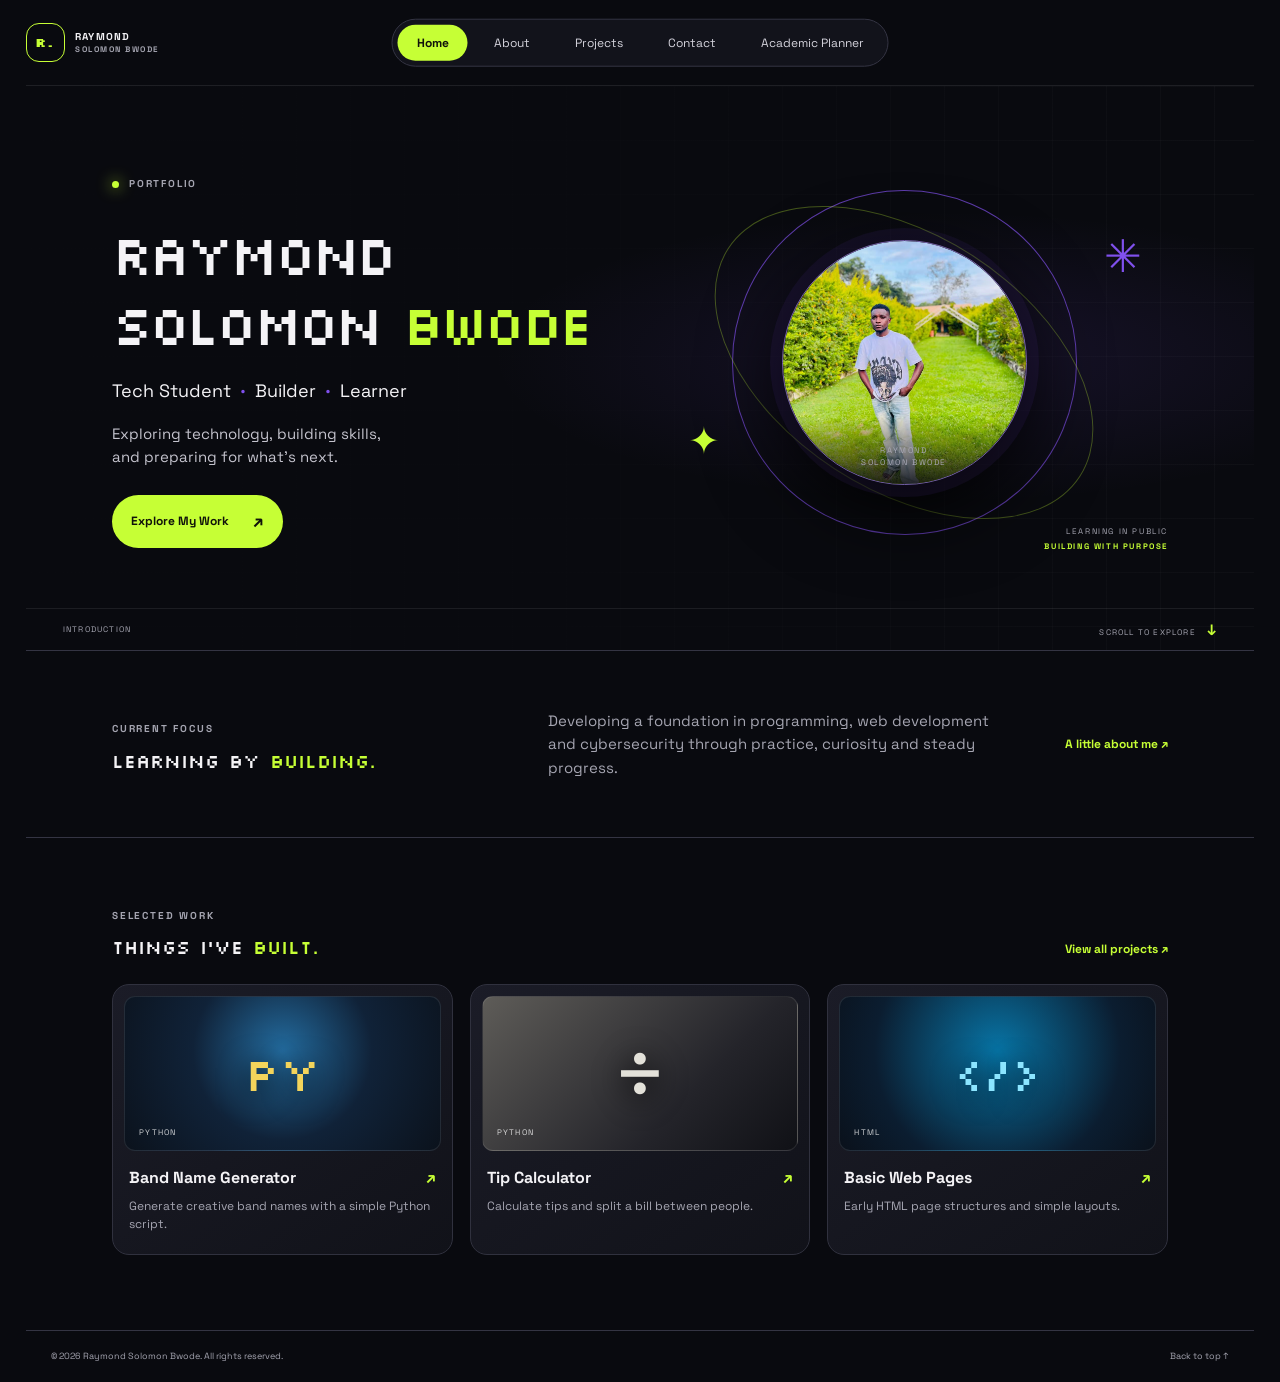
<file: index.html>
<!doctype html>
<html lang="en">
  <head>
    <meta charset="utf-8" />
    <meta name="viewport" content="width=device-width,initial-scale=1" />
    <meta
      name="description"
      content="Raymond Solomon Bwode — technology student, builder and learner."
    />
    <title>Raymond Solomon Bwode | Portfolio</title>
    <link rel="preconnect" href="https://fonts.googleapis.com" />
    <link rel="preconnect" href="https://fonts.gstatic.com" crossorigin />
    <link
      href="https://fonts.googleapis.com/css2?family=Space+Grotesk:wght@400;500;600;700&family=Silkscreen:wght@400;700&display=swap"
      rel="stylesheet"
    />
    <link rel="stylesheet" href="assets/style.css" />
  </head>
  <body>
    <div class="site-shell">
      <header class="topbar">
        <a class="brand" href="index.html"
          ><span class="brand-mark">R.</span
          ><span>RAYMOND<br /><small>SOLOMON BWODE</small></span></a
        ><button
          class="menu-toggle"
          aria-label="Toggle navigation"
          aria-expanded="false"
        >
          ☰
        </button>
        <nav class="nav">
          <a class="active" href="index.html">Home</a
          ><a href="about.html">About</a><a href="projects.html">Projects</a
          ><a href="contact.html">Contact</a
          ><a href="planner.html">Academic Planner</a>
        </nav>
      </header>
      <main>
        <section class="hero">
          <div class="hero-copy">
            <span class="eyebrow"><i></i> PORTFOLIO</span>
            <h1>Raymond<br />Solomon <em>Bwode</em></h1>
            <p class="hero-role">
              Tech Student <b>·</b> Builder <b>·</b> Learner
            </p>
            <p class="hero-intro">
              Exploring technology, building skills,<br />
              and preparing for what’s next.
            </p>
            <a class="button button-lime" href="projects.html"
              >Explore My Work <span>↗</span></a
            >
          </div>
<div class="hero-art">
  <div class="orbit orbit-one"></div>
  <div class="orbit orbit-two"></div>
  
  <div class="portrait-placeholder">
    <!-- 1. Added image here replacing the old RSB text span -->
    <img src="media/raymond-image.jpeg" alt="Raymond Solomon Bwode" class="portrait-img" />
    
    <!-- Keeps your sleek text layout beneath the picture -->
    <small>RAYMOND<br />SOLOMON BWODE</small>
  </div>
  
  <span class="spark spark-one">✦</span>
  <span class="spark spark-two">✳</span>
  
  <div class="art-caption">
    LEARNING IN PUBLIC<br /><b>BUILDING WITH PURPOSE</b>
  </div>
</div>

          <div class="hero-bottomline">
            <span> INTRODUCTION</span
            ><span>SCROLL TO EXPLORE <b>↓</b></span>
          </div>
        </section>
        <section class="home-strip">
          <div>
            <span class="section-kicker">CURRENT FOCUS</span>
            <h2>Learning by <em>building.</em></h2>
          </div>
          <p>
            Developing a foundation in programming, web development and
            cybersecurity through practice, curiosity and steady progress.
          </p>
          <a class="text-link" href="about.html">A little about me ↗</a>
        </section>
        <section class="home-projects">
          <div class="section-heading">
            <div>
              <span class="section-kicker">SELECTED WORK </span>
              <h2>Things I’ve <em>built.</em></h2>
            </div>
            <a class="text-link" href="projects.html">View all projects ↗</a>
          </div>
          <div class="project-grid compact">
            <a class="project-card" href="projects/band-name-generator.html"
              ><div class="project-visual visual-python">
                <span>PY</span><small>PYTHON </small>
              </div>
              <h3>Band Name Generator <span>↗</span></h3>
              <p>
                Generate creative band names with a simple Python script.
              </p></a
            ><a class="project-card" href="projects/tip-calculator.html"
              ><div class="project-visual visual-calc">
                <span>÷</span><small>PYTHON </small>
              </div>
              <h3>Tip Calculator <span>↗</span></h3>
              <p>Calculate tips and split a bill between people.</p></a
            ><a class="project-card" href="projects/basic-web-pages.html"
              ><div class="project-visual visual-html">
                <span>&lt;/&gt;</span><small>HTML </small>
              </div>
              <h3>Basic Web Pages <span>↗</span></h3>
              <p>Early HTML page structures and simple layouts.</p></a
            >
          </div>
        </section>
      </main>
      <footer class="footer">
        <span
          >© <span data-year></span> Raymond Solomon Bwode. All rights
          reserved.</span
        ><a href="#top">Back to top ↑</a>
      </footer>
    </div>
    <script src="assets/main.js"></script>
  </body>
</html>
</file>
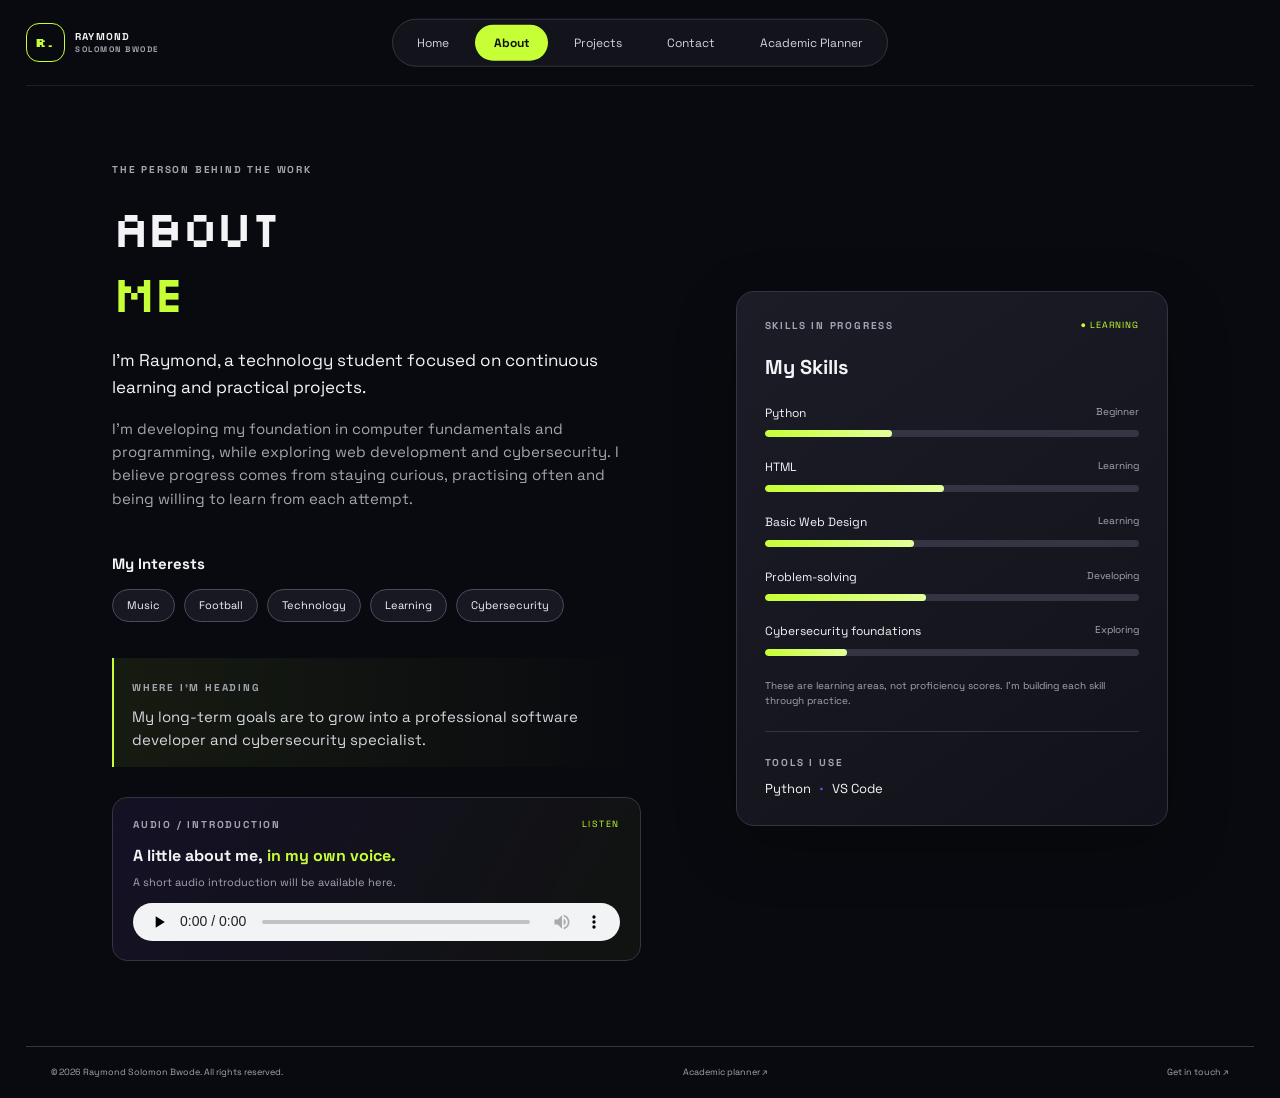
<file: about.html>
<!doctype html>
<html lang="en">
  <head>
    <meta charset="utf-8" />
    <meta name="viewport" content="width=device-width,initial-scale=1" />
    <title>About | Raymond Solomon Bwode</title>
    <link rel="preconnect" href="https://fonts.googleapis.com" />
    <link rel="preconnect" href="https://fonts.gstatic.com" crossorigin />
    <link
      href="https://fonts.googleapis.com/css2?family=Space+Grotesk:wght@400;500;600;700&family=Silkscreen:wght@400;700&display=swap"
      rel="stylesheet"
    />
    <link rel="stylesheet" href="assets/style.css" />
  </head>
  <body>
    <div class="site-shell">
      <header class="topbar">
        <a class="brand" href="index.html"
          ><span class="brand-mark">R.</span
          ><span>RAYMOND<br /><small>SOLOMON BWODE</small></span></a
        ><button
          class="menu-toggle"
          aria-label="Toggle navigation"
          aria-expanded="false"
        >
          ☰
        </button>
        <nav class="nav">
          <a href="index.html">Home</a
          ><a class="active" href="about.html">About</a
          ><a href="projects.html">Projects</a><a href="contact.html">Contact</a
          ><a href="planner.html">Academic Planner</a>
        </nav>
      </header>
      <main class="inner-page about-layout">
        <section class="about-copy">
          <span class="section-kicker"> THE PERSON BEHIND THE WORK</span>
          <h1>About<br /><em>Me</em></h1>
          <p class="lead">
            I’m Raymond, a technology student focused on continuous learning and
            practical projects.
          </p>
          <p>
            I’m developing my foundation in computer fundamentals and
            programming, while exploring web development and cybersecurity. I
            believe progress comes from staying curious, practising often and
            being willing to learn from each attempt.
          </p>
          <div class="interest-block">
            <h2>My Interests</h2>
            <div class="tag-list">
              <span>Music</span><span>Football</span><span>Technology</span
              ><span>Learning</span><span>Cybersecurity</span>
            </div>
          </div>
          <div class="goal-note">
            <span class="section-kicker">WHERE I’M HEADING</span>
            <p>
              My long-term goals are to grow into a professional software
              developer and cybersecurity specialist.
            </p>
          </div>
          <section class="audio-intro" aria-labelledby="audio-title">
            <div class="audio-heading">
              <span class="section-kicker">AUDIO / INTRODUCTION</span
              ><span class="audio-label">LISTEN</span>
            </div>
            <h2 id="audio-title">
              A little about me, <em>in my own voice.</em>
            </h2>
            <p>A short audio introduction will be available here.</p>
            <audio controls preload="none">
              <source src="media/raymond.ogg" type="audio/ogg" />
              Your browser does not support the audio player.</audio
            >
          </section>
        </section>
        <aside class="skills-panel">
          <div class="panel-top">
            <span class="section-kicker">SKILLS IN PROGRESS</span
            ><span class="status-dot">● LEARNING</span>
          </div>
          <h2>My Skills</h2>
          <div class="skill-row">
            <div><span>Python</span><small>Beginner</small></div>
            <div class="skill-track"><i style="width: 34%"></i></div>
          </div>
          <div class="skill-row">
            <div><span>HTML</span><small>Learning</small></div>
            <div class="skill-track"><i style="width: 48%"></i></div>
          </div>
          <div class="skill-row">
            <div><span>Basic Web Design</span><small>Learning</small></div>
            <div class="skill-track"><i style="width: 40%"></i></div>
          </div>
          <div class="skill-row">
            <div><span>Problem-solving</span><small>Developing</small></div>
            <div class="skill-track"><i style="width: 43%"></i></div>
          </div>
          <div class="skill-row">
            <div>
              <span>Cybersecurity foundations</span><small>Exploring</small>
            </div>
            <div class="skill-track"><i style="width: 22%"></i></div>
          </div>
          <p class="panel-note">
            These are learning areas, not proficiency scores. I’m building each
            skill through practice.
          </p>
          <div class="tools-box">
            <span class="section-kicker">TOOLS I USE</span>
            <p>Python <b>·</b> VS Code</p>
          </div>
        </aside>
      </main>
      <footer class="footer">
        <span
          >© <span data-year></span> Raymond Solomon Bwode. All rights
          reserved.</span
        ><a href="planner.html">Academic planner ↗</a
        ><a href="contact.html">Get in touch ↗</a>
      </footer>
    </div>
    <script src="assets/main.js"></script>
  </body>
</html>
</file>
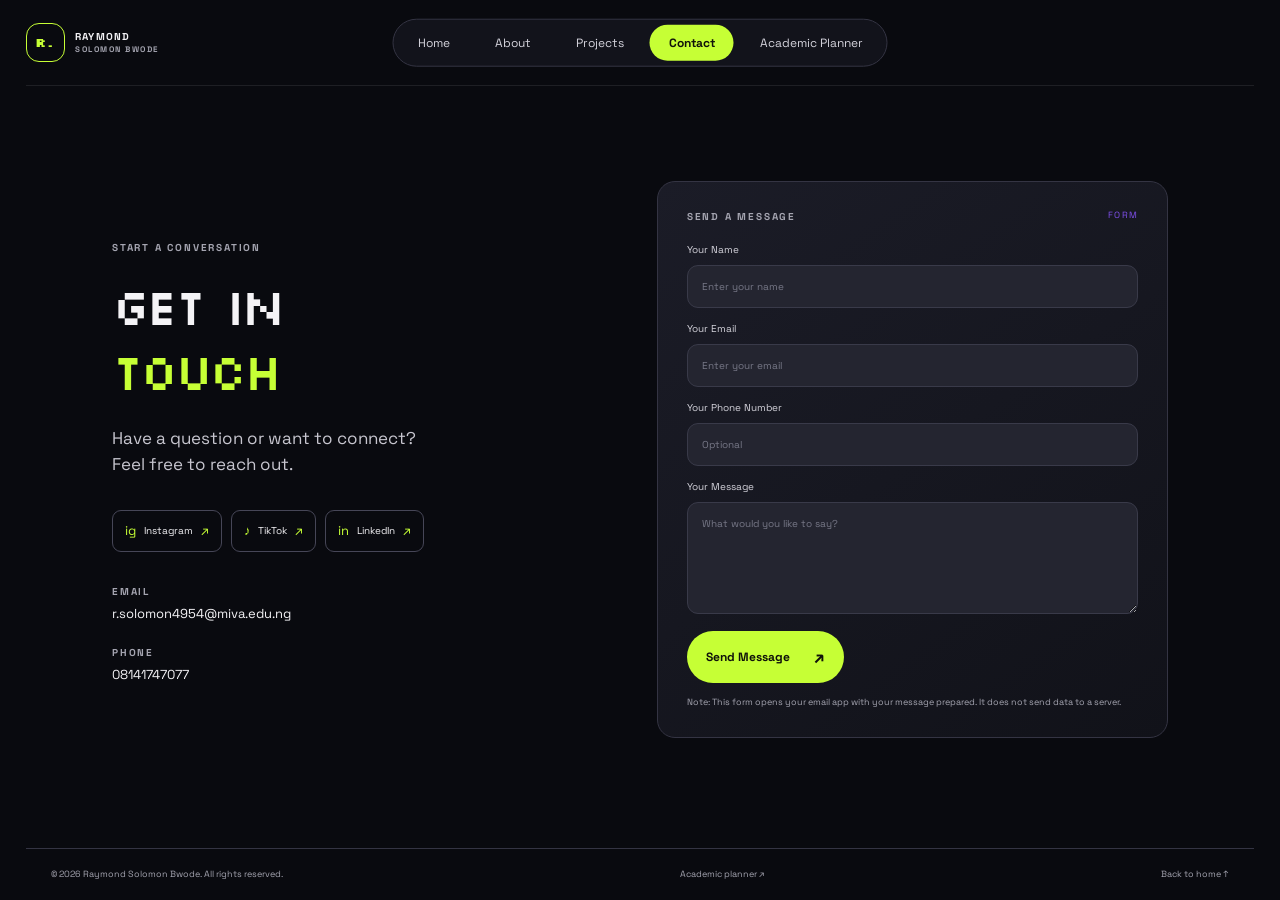
<file: contact.html>
<!doctype html>
<html lang="en">
  <head>
    <meta charset="utf-8" />
    <meta name="viewport" content="width=device-width,initial-scale=1" />
    <title>Contact | Raymond Solomon Bwode</title>
    <link rel="preconnect" href="https://fonts.googleapis.com" />
    <link rel="preconnect" href="https://fonts.gstatic.com" crossorigin />
    <link
      href="https://fonts.googleapis.com/css2?family=Space+Grotesk:wght@400;500;600;700&family=Silkscreen:wght@400;700&display=swap"
      rel="stylesheet"
    />
    <link rel="stylesheet" href="assets/style.css" />
  </head>
  <body>
    <div class="site-shell">
      <header class="topbar">
        <a class="brand" href="index.html"
          ><span class="brand-mark">R.</span
          ><span>RAYMOND<br /><small>SOLOMON BWODE</small></span></a
        ><button
          class="menu-toggle"
          aria-label="Toggle navigation"
          aria-expanded="false"
        >
          ☰
        </button>
        <nav class="nav">
          <a href="index.html">Home</a><a href="about.html">About</a
          ><a href="projects.html">Projects</a
          ><a class="active" href="contact.html">Contact</a
          ><a href="planner.html">Academic Planner</a>
        </nav>
      </header>
      <main class="inner-page contact-layout">
        <section class="contact-copy">
          <span class="section-kicker">START A CONVERSATION</span>
          <h1>Get In<br /><em>Touch</em></h1>
          <p class="lead">
            Have a question or want to connect? Feel free to reach out.
          </p>
          <div class="social-links">
            <a
              href="https://www.instagram.com/ray_rex_247/"
              target="_blank"
              rel="noopener"
              >ig <span>Instagram</span> ↗</a
            ><a
              href="https://www.tiktok.com/@rayrex247"
              target="_blank"
              rel="noopener"
              >♪ <span>TikTok</span> ↗</a
            ><a
              href="https://www.linkedin.com/in/raymond-bryan-506abb43b/"
              target="_blank"
              rel="noopener"
              >in <span>LinkedIn</span> ↗</a
            >
          </div>
          <div class="direct-contact">
            <span class="section-kicker">EMAIL</span
            ><a href="mailto:r.solomon4954@miva.edu.ng"
              >r.solomon4954@miva.edu.ng</a
            ><span class="section-kicker">PHONE</span
            ><a href="tel:08141747077">08141747077</a>
          </div>
        </section>
        <section class="contact-form-wrap">
          <div class="form-heading">
            <span class="section-kicker">SEND A MESSAGE</span
            ><span class="form-index">FORM</span>
          </div>
          <form id="contact-form">
            <label
              >Your Name<input
                name="name"
                autocomplete="name"
                required
                placeholder="Enter your name" /></label
            ><label
              >Your Email<input
                name="email"
                type="email"
                autocomplete="email"
                required
                placeholder="Enter your email" /></label
            ><label
              >Your Phone Number<input
                name="phone"
                autocomplete="tel"
                placeholder="Optional" /></label
            ><label
              >Your Message<textarea
                name="message"
                rows="5"
                required
                placeholder="What would you like to say?"
              ></textarea></label
            ><button class="button button-lime" type="submit">
              Send Message <span>↗</span>
            </button>
            <p class="form-note" id="form-note">
              Note: This form opens your email app with your message prepared. It does
              not send data to a server.
            </p>
          </form>
        </section>
      </main>
      <footer class="footer">
        <span
          >© <span data-year></span> Raymond Solomon Bwode. All rights
          reserved.</span
        ><a href="planner.html">Academic planner ↗</a
        ><a href="index.html">Back to home ↑</a>
      </footer>
    </div>
    <script src="assets/main.js"></script>
  </body>
</html>
</file>
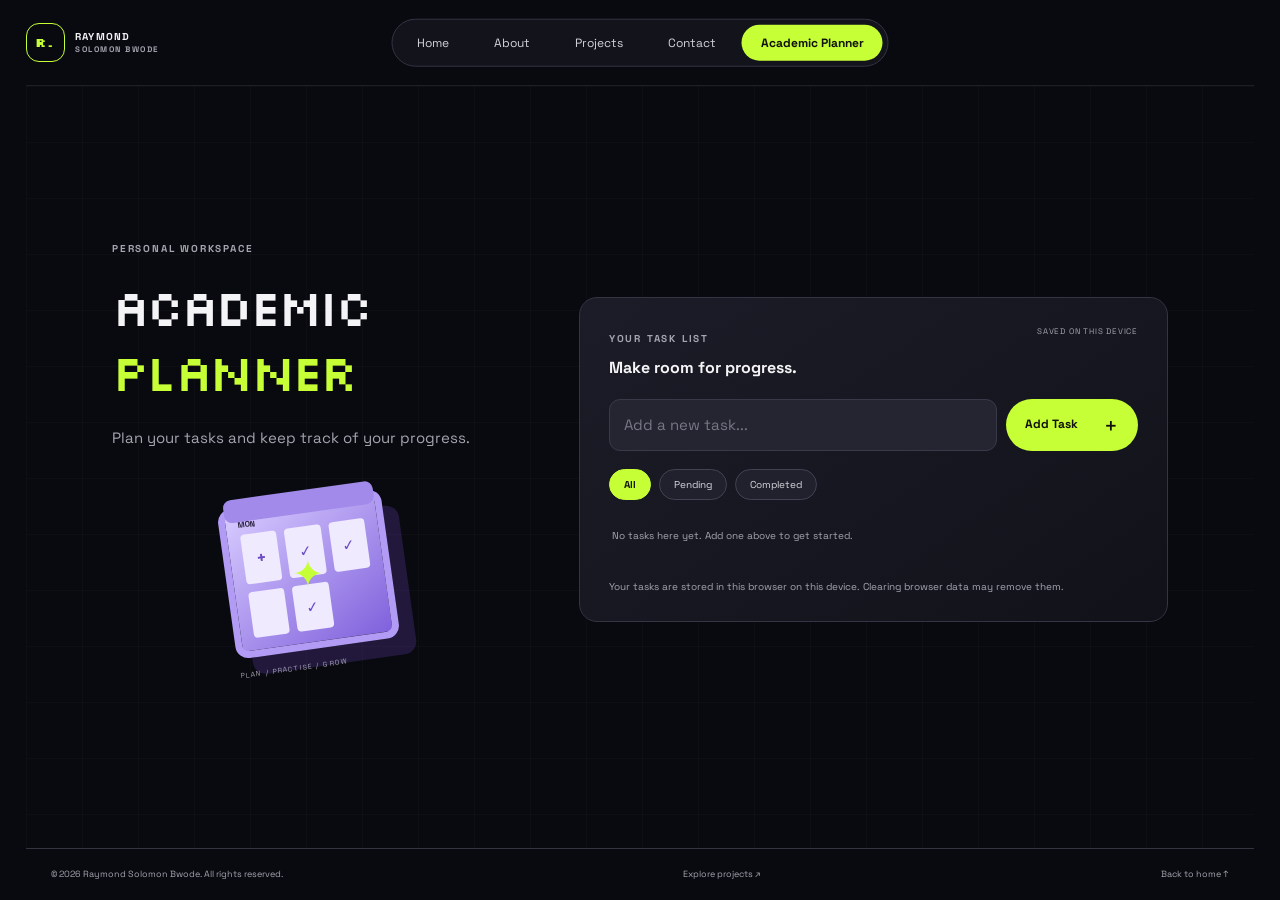
<file: planner.html>
<!doctype html>
<html lang="en">
  <head>
    <meta charset="utf-8" />
    <meta name="viewport" content="width=device-width,initial-scale=1" />
    <title>Academic Planner | Raymond Solomon Bwode</title>
    <link rel="preconnect" href="https://fonts.googleapis.com" />
    <link rel="preconnect" href="https://fonts.gstatic.com" crossorigin />
    <link
      href="https://fonts.googleapis.com/css2?family=Space+Grotesk:wght@400;500;600;700&family=Silkscreen:wght@400;700&display=swap"
      rel="stylesheet"
    />
    <link rel="stylesheet" href="assets/style.css" />
  </head>
  <body>
    <div class="site-shell">
      <header class="topbar">
        <a class="brand" href="index.html"
          ><span class="brand-mark">R.</span
          ><span>RAYMOND<br /><small>SOLOMON BWODE</small></span></a
        ><button
          class="menu-toggle"
          aria-label="Toggle navigation"
          aria-expanded="false"
        >
          ☰
        </button>
        <nav class="nav">
          <a href="index.html">Home</a><a href="about.html">About</a
          ><a href="projects.html">Projects</a><a href="contact.html">Contact</a
          ><a class="active" href="planner.html">Academic Planner</a>
        </nav>
      </header>
      <main class="planner-page">
        <section class="planner-intro">
          <span class="section-kicker">PERSONAL WORKSPACE</span>
          <h1>Academic<br /><em>Planner</em></h1>
          <p>Plan your tasks and keep track of your progress.</p>
          <div class="planner-art">
            <div class="calendar-art">
              <span>MON</span><b>+</b><i>✓</i><i>✓</i><i></i><i>✓</i
              ><small>PLAN / PRACTISE / GROW</small>
            </div>
            <span class="spark">✦</span>
          </div>
        </section>
        <section class="planner-board">
          <div class="planner-top">
            <div>
              <span class="section-kicker">YOUR TASK LIST</span>
              <h2>Make room for progress.</h2>
            </div>
            <span class="local-label">SAVED ON THIS DEVICE</span>
          </div>
          <form id="task-form" class="task-entry">
            <input
              id="task-input"
              maxlength="100"
              required
              placeholder="Add a new task..."
              aria-label="New task"
            /><button class="button button-lime" type="submit">
              Add Task <span>＋</span>
            </button>
          </form>
          <div class="task-filters">
            <button class="filter active" data-filter="all">All</button
            ><button class="filter" data-filter="pending">Pending</button
            ><button class="filter" data-filter="completed">Completed</button>
          </div>
          <ul id="task-list" class="task-list"></ul>
          <p id="task-empty" class="empty-state">
            No tasks here yet. Add one above to get started.
          </p>
          <p class="planner-note">
            Your tasks are stored in this browser on this device. Clearing
            browser data may remove them.
          </p>
        </section>
      </main>
      <footer class="footer">
        <span
          >© <span data-year></span> Raymond Solomon Bwode. All rights
          reserved.</span
        ><a href="projects.html">Explore projects ↗</a
        ><a href="index.html">Back to home ↑</a>
      </footer>
    </div>
    <script src="assets/main.js"></script>
  </body>
</html>
</file>
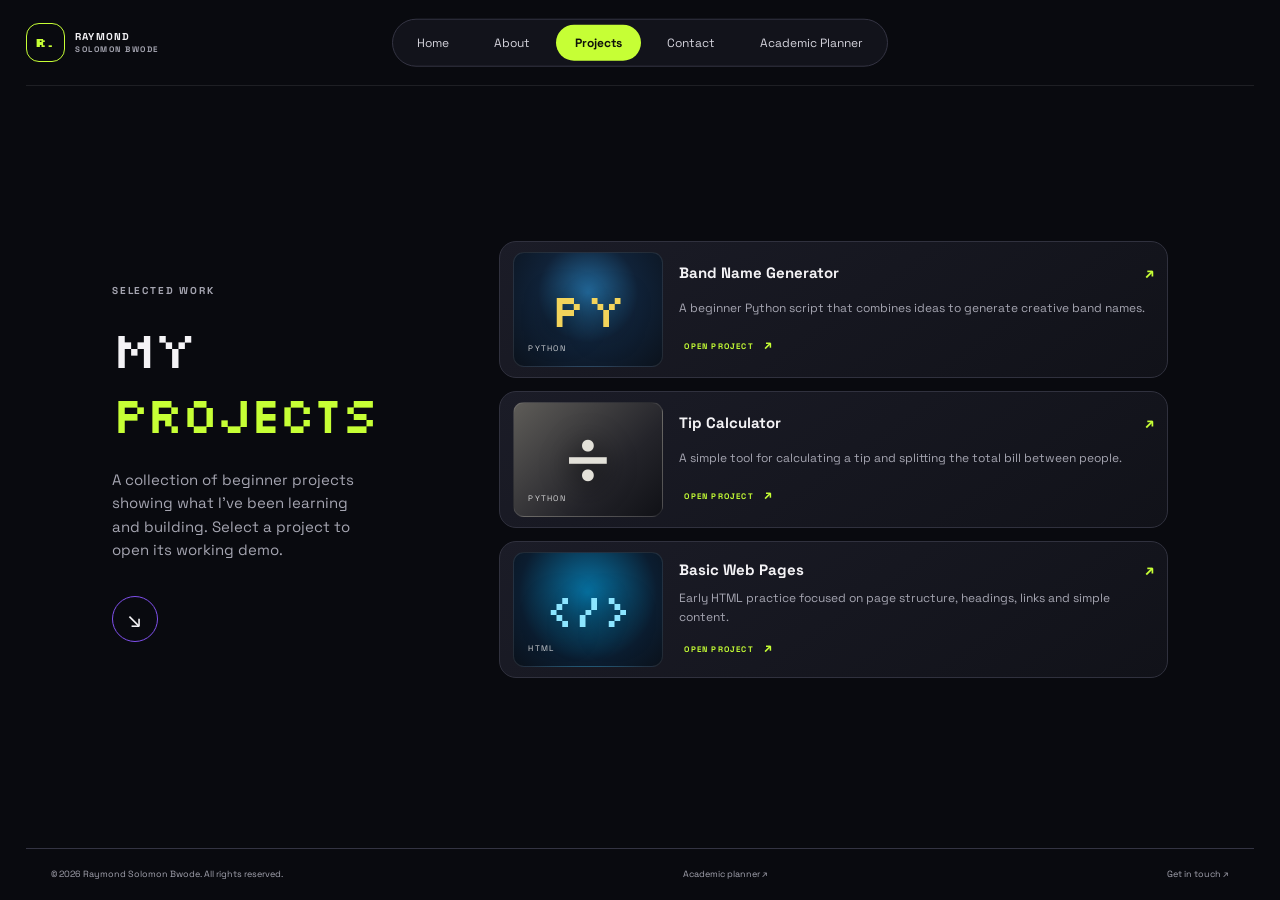
<file: projects.html>
<!doctype html>
<html lang="en">
  <head>
    <meta charset="utf-8" />
    <meta name="viewport" content="width=device-width,initial-scale=1" />
    <title>Projects | Raymond Solomon Bwode</title>
    <link rel="preconnect" href="https://fonts.googleapis.com" />
    <link rel="preconnect" href="https://fonts.gstatic.com" crossorigin />
    <link
      href="https://fonts.googleapis.com/css2?family=Space+Grotesk:wght@400;500;600;700&family=Silkscreen:wght@400;700&display=swap"
      rel="stylesheet"
    />
    <link rel="stylesheet" href="assets/style.css" />
  </head>
  <body>
    <div class="site-shell">
      <header class="topbar">
        <a class="brand" href="index.html"
          ><span class="brand-mark">R.</span
          ><span>RAYMOND<br /><small>SOLOMON BWODE</small></span></a
        ><button
          class="menu-toggle"
          aria-label="Toggle navigation"
          aria-expanded="false"
        >
          ☰
        </button>
        <nav class="nav">
          <a href="index.html">Home</a><a href="about.html">About</a
          ><a class="active" href="projects.html">Projects</a
          ><a href="contact.html">Contact</a
          ><a href="planner.html">Academic Planner</a>
        </nav>
      </header>
      <main class="inner-page projects-page">
        <div class="projects-intro">
          <span class="section-kicker">SELECTED WORK</span>
          <h1>My<br /><em>Projects</em></h1>
          <p>
            A collection of beginner projects showing what I’ve been learning
            and building. Select a project to open its working demo.
          </p>
          <div class="round-arrow">↘</div>
        </div>
        <div class="project-grid full">
          <a class="project-card" href="projects/band-name-generator.html"
            ><div class="project-visual visual-python">
              <span>PY</span><small>PYTHON </small>
            </div>
            <h2>Band Name Generator <span>↗</span></h2>
            <p>
              A beginner Python script that combines ideas to generate creative
              band names.
            </p>
            <span class="project-action">OPEN PROJECT <b>↗</b></span></a
          ><a class="project-card" href="projects/tip-calculator.html"
            ><div class="project-visual visual-calc">
              <span>÷</span><small>PYTHON</small>
            </div>
            <h2>Tip Calculator <span>↗</span></h2>
            <p>
              A simple tool for calculating a tip and splitting the total bill
              between people.
            </p>
            <span class="project-action">OPEN PROJECT <b>↗</b></span></a
          ><a class="project-card" href="projects/basic-web-pages.html"
            ><div class="project-visual visual-html">
              <span>&lt;/&gt;</span><small>HTML</small>
            </div>
            <h2>Basic Web Pages <span>↗</span></h2>
            <p>
              Early HTML practice focused on page structure, headings, links and
              simple content.
            </p>
            <span class="project-action">OPEN PROJECT <b>↗</b></span></a
          >
        </div>
      </main>
      <footer class="footer">
        <span
          >© <span data-year></span> Raymond Solomon Bwode. All rights
          reserved.</span
        ><a href="planner.html">Academic planner ↗</a
        ><a href="contact.html">Get in touch ↗</a>
      </footer>
    </div>
    <script src="assets/main.js"></script>
  </body>
</html>
</file>
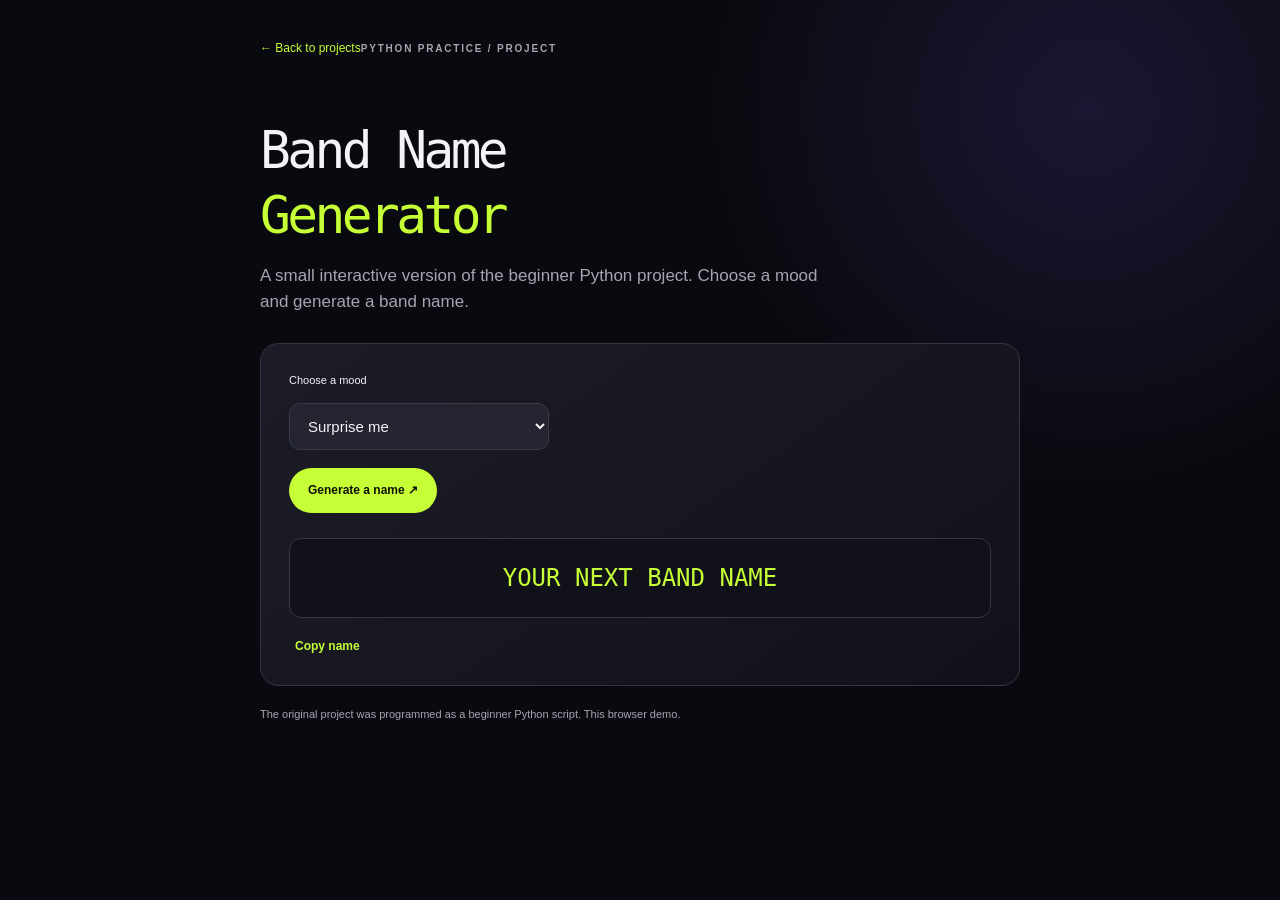
<file: projects/band-name-generator.html>
<!doctype html>
<html lang="en">
  <head>
    <meta charset="utf-8" />
    <meta name="viewport" content="width=device-width,initial-scale=1" />
    <title>Band Name Generator | Raymond</title>
    <link rel="stylesheet" href="../assets/style.css" />
  </head>
  <body class="demo-body">
    <main class="demo-shell">
      <a class="back-link" href="../projects.html">← Back to projects</a
      ><span class="section-kicker">PYTHON PRACTICE / PROJECT </span>
      <h1>Band Name<br /><em>Generator</em></h1>
      <p class="lead">
        A small interactive version of the beginner Python project. Choose a
        mood and generate a band name.
      </p>
      <section class="demo-panel">
        <label for="mood">Choose a mood</label
        ><select id="mood">
          <option value="all">Surprise me</option>
          <option value="indie">Indie</option>
          <option value="afro">Afro-fusion</option>
          <option value="rock">Rock</option>
          <option value="dream">Dreamy</option></select
        ><button class="button button-lime" id="generate">
          Generate a name ↗
        </button>
        <div class="generated-name" id="generated-name" aria-live="polite">
          YOUR NEXT BAND NAME
        </div>
        <button class="text-link" id="copy-name">Copy name</button>
      </section>
      <p class="demo-explain">
        The original project was programmed as a beginner Python script. This
        browser demo.
      </p>
    </main>
    <script src="../assets/main.js"></script>
  </body>
</html>
</file>
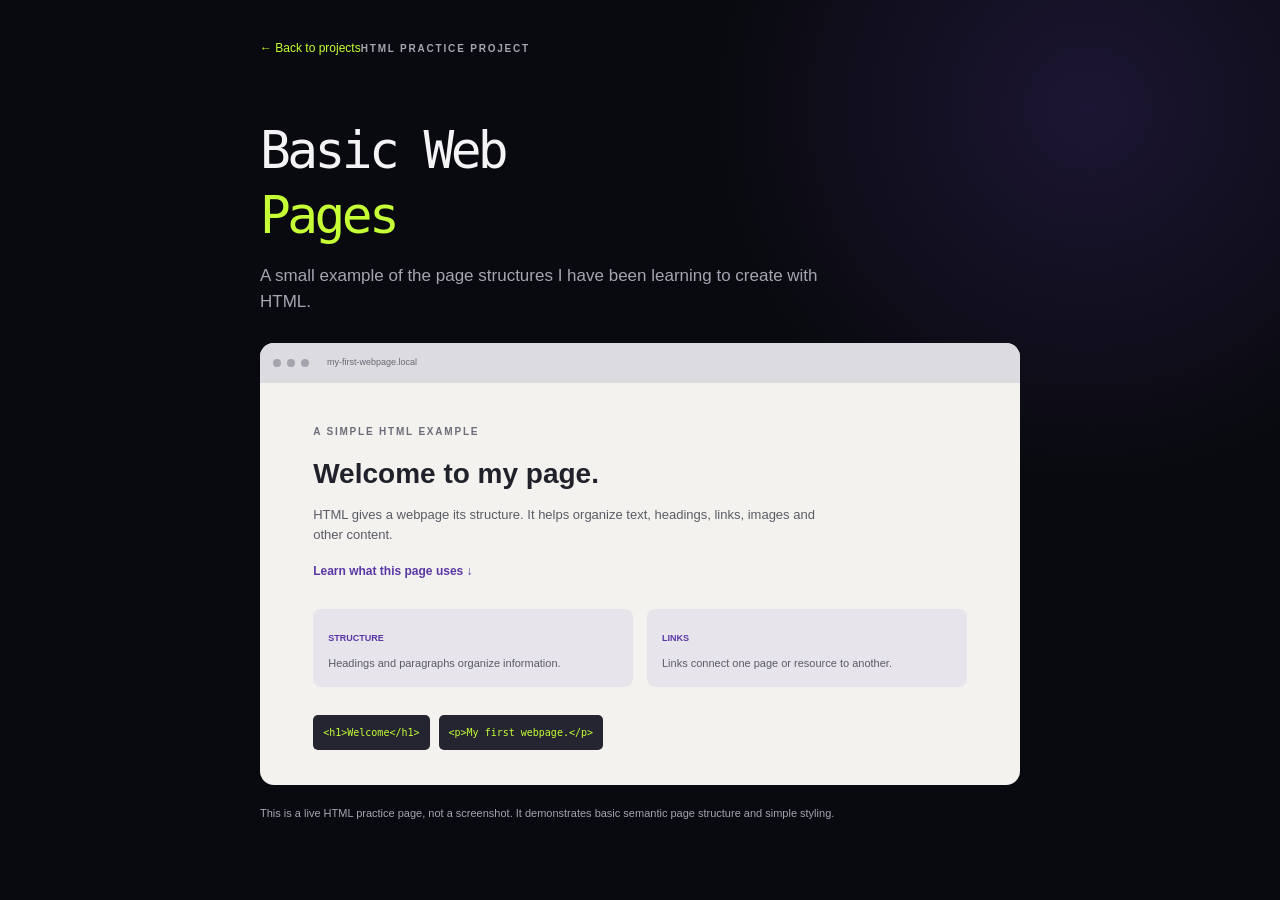
<file: projects/basic-web-pages.html>
<!doctype html>
<html lang="en">
  <head>
    <meta charset="utf-8" />
    <meta name="viewport" content="width=device-width,initial-scale=1" />
    <title>Basic Web Pages | Raymond</title>
    <link rel="stylesheet" href="../assets/style.css" />
  </head>
  <body class="demo-body">
    <main class="demo-shell">
      <a class="back-link" href="../projects.html">← Back to projects</a
      ><span class="section-kicker">HTML PRACTICE PROJECT </span>
      <h1>Basic Web<br /><em>Pages</em></h1>
      <p class="lead">
        A small example of the page structures I have been learning to create
        with HTML.
      </p>
      <section class="webpage-demo">
        <div class="browser-bar">
          <i></i><i></i><i></i><span>my-first-webpage.local</span>
        </div>
        <div class="webpage-content">
          <span class="section-kicker">A SIMPLE HTML EXAMPLE</span>
          <h2>Welcome to my page.</h2>
          <p>
            HTML gives a webpage its structure. It helps organize text,
            headings, links, images and other content.
          </p>
          <a href="#html-note">Learn what this page uses ↓</a>
          <div class="sample-columns">
            <div>
              <b>STRUCTURE</b>
              <p>Headings and paragraphs organize information.</p>
            </div>
            <div>
              <b>LINKS</b>
              <p>Links connect one page or resource to another.</p>
            </div>
          </div>
          <div id="html-note" class="html-note">
            <code>&lt;h1&gt;Welcome&lt;/h1&gt;</code
            ><code>&lt;p&gt;My first webpage.&lt;/p&gt;</code>
          </div>
        </div>
      </section>
      <p class="demo-explain">
        This is a live HTML practice page, not a screenshot. It demonstrates
        basic semantic page structure and simple styling.
      </p>
    </main>
    <script src="../assets/main.js"></script>
  </body>
</html>
</file>
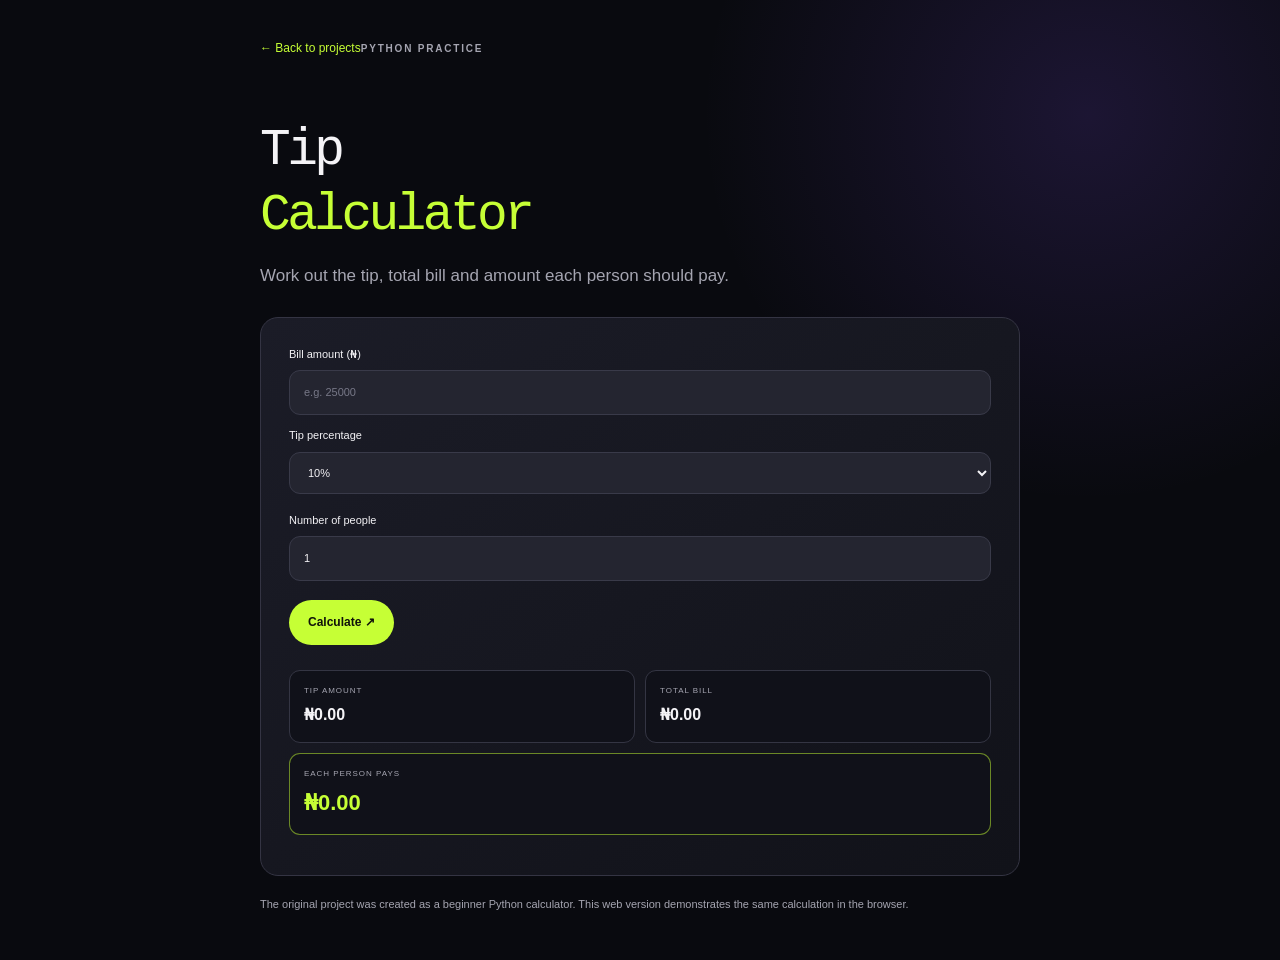
<file: projects/tip-calculator.html>
<!doctype html>
<html lang="en">
  <head>
    <meta charset="utf-8" />
    <meta name="viewport" content="width=device-width,initial-scale=1" />
    <title>Tip Calculator | Raymond</title>
    <link rel="stylesheet" href="../assets/style.css" />
  </head>
  <body class="demo-body">
    <main class="demo-shell">
      <a class="back-link" href="../projects.html">← Back to projects</a
      ><span class="section-kicker">PYTHON PRACTICE</span>
      <h1>Tip<br /><em>Calculator</em></h1>
      <p class="lead">
        Work out the tip, total bill and amount each person should pay.
      </p>
      <section class="demo-panel calculator">
        <label for="bill"
          >Bill amount (₦)<input
            id="bill"
            type="number"
            min="0"
            step="0.01"
            placeholder="e.g. 25000" /></label
        ><label for="tip"
          >Tip percentage<select id="tip">
            <option value="5">5%</option>
            <option value="10" selected>10%</option>
            <option value="12">12%</option>
            <option value="15">15%</option>
            <option value="20">20%</option>
          </select></label
        ><label for="people"
          >Number of people<input
            id="people"
            type="number"
            min="1"
            step="1"
            value="1" /></label
        ><button class="button button-lime" id="calculate">Calculate ↗</button>
        <div class="calc-results" aria-live="polite">
          <div><small>TIP AMOUNT</small><b id="tip-result">₦0.00</b></div>
          <div><small>TOTAL BILL</small><b id="total-result">₦0.00</b></div>
          <div class="result-total">
            <small>EACH PERSON PAYS</small><b id="each-result">₦0.00</b>
          </div>
        </div>
        <p class="error-message" id="calc-error" role="alert"></p>
      </section>
      <p class="demo-explain">
        The original project was created as a beginner Python calculator. This
        web version demonstrates the same calculation in the browser.
      </p>
    </main>
    <script src="../assets/main.js"></script>
  </body>
</html>
</file>
<file: assets/style.css>
:root{--bg:#090a0f;--surface:#14151d;--surface2:#1b1c27;--text:#f4f3f6;--muted:#a5a5b1;--lime:#c6ff35;--violet:#8050ed;--border:#343443;--font:'Space Grotesk',Arial,sans-serif;--pixel:'Silkscreen',monospace}*{box-sizing:border-box}html{scroll-behavior:smooth}body{margin:0;background:var(--bg);color:var(--text);font:15px/1.55 var(--font)}a{color:inherit;text-decoration:none}button,input,textarea,select{font:inherit}.site-shell{width:min(1440px,calc(100% - 52px));margin:auto;min-height:100vh;display:flex;flex-direction:column}.topbar{height:86px;display:flex;align-items:center;justify-content:flex-start;border-bottom:1px solid #ffffff16;position:relative;z-index:5}.topbar .brand{position:relative;z-index:2}.topbar .nav{position:absolute;left:50%;top:50%;transform:translate(-50%,-50%);z-index:1}.brand{display:flex;align-items:center;gap:10px;font-size:10px;font-weight:700;letter-spacing:.12em;line-height:1.15}.brand small{font-size:8px;color:var(--muted);letter-spacing:.19em}.brand-mark{display:grid;place-items:center;width:39px;height:39px;border:1px solid var(--lime);border-radius:13px;color:var(--lime);font-family:var(--pixel);font-size:13px}.nav{display:flex;gap:7px;padding:5px;border:1px solid var(--border);border-radius:30px;background:#12131b}.nav a{font-size:12px;padding:9px 19px;border-radius:22px;color:#d4d3dc}.nav a:hover,.nav a.active{background:var(--lime);color:#10120a;font-weight:700}.menu-toggle{display:none;background:none;border:1px solid var(--border);color:var(--text);border-radius:10px;padding:8px 11px}.hero{min-height:565px;position:relative;display:grid;grid-template-columns:1fr 1fr;align-items:center;padding:70px 7% 82px;overflow:hidden;border-bottom:1px solid var(--border);background:linear-gradient(#ffffff06 1px,transparent 1px),linear-gradient(90deg,#ffffff06 1px,transparent 1px);background-size:54px 54px}.hero:before{content:'';position:absolute;inset:0;background:radial-gradient(ellipse at 75% 48%,#8050ed20,transparent 35%),linear-gradient(90deg,var(--bg),#090a0fd9 47%,transparent);pointer-events:none}.hero-copy{position:relative;z-index:1}.eyebrow,.section-kicker{font-size:10px;font-weight:700;letter-spacing:.18em;color:var(--muted)}.eyebrow{display:flex;align-items:center;gap:10px;margin-bottom:27px}.eyebrow i{width:7px;height:7px;background:var(--lime);border-radius:50%;box-shadow:0 0 15px var(--lime)}h1,h2,h3,p{margin-top:0}.hero h1,.inner-page h1,.planner-page h1,.demo-shell h1{font:400 clamp(32px,4.3vw,62px)/1.27 var(--pixel);letter-spacing:-.07em;margin:0 0 18px}.hero h1 em,.inner-page h1 em,.planner-page h1 em,.demo-shell h1 em,.home-strip h2 em,.section-heading h2 em{color:var(--lime);font-style:normal}.hero-role{font-size:18px;margin:0 0 17px}.hero-role b{color:var(--violet);padding:0 5px}.hero-intro{color:#c4c3cd;margin-bottom:27px}.button{border:0;display:inline-flex;align-items:center;justify-content:center;gap:24px;padding:13px 19px;border-radius:30px;font-weight:700;font-size:12px;cursor:pointer;transition:.2s}.button:hover{transform:translateY(-2px);box-shadow:0 8px 26px #c6ff352b}.button-lime{background:var(--lime);color:#10120a}.button span{font-size:17px}.hero-art{height:390px;position:relative;display:grid;place-items:center}.orbit{position:absolute;border:1px solid #8050edb3;border-radius:50%;transform:rotate(-22deg)}.orbit-one{width:345px;height:345px}.orbit-two{width:420px;height:255px;border-color:#c6ff354d;transform:rotate(33deg)}.portrait-placeholder{width:245px;height:245px;border-radius:50%;background:radial-gradient(circle at 50% 38%,#343342,#161720 66%);border:1px solid #7561a8;box-shadow:0 0 0 12px #8050ed12,0 24px 80px #000;display:flex;flex-direction:column;align-items:center;justify-content:center;position:relative;z-index:1;overflow:hidden}.portrait-img{position:absolute;inset:0;width:100%;height:100%;display:block;object-fit:cover;object-position:center 25%;border-radius:50%;z-index:0}.portrait-placeholder small{position:absolute;left:0;right:0;bottom:0;margin:0;padding:27px 8px 15px;background:linear-gradient(transparent,rgba(9,10,15,.88));font-size:8px;letter-spacing:.2em;text-align:center;color:#fff;z-index:1}.portrait-placeholder span{font:39px var(--pixel);color:var(--lime);letter-spacing:-.12em}.portrait-placeholder small{font-size:8px;letter-spacing:.2em;text-align:center;color:#aaa9b8;margin-top:10px}.spark{position:absolute;color:var(--lime);font-size:38px;z-index:2}.spark-one{left:9%;bottom:22%}.spark-two{right:5%;top:14%;color:var(--violet);font-size:45px}.art-caption{position:absolute;right:0;bottom:4px;text-align:right;font-size:8px;letter-spacing:.2em;color:var(--muted);line-height:1.8}.art-caption b{color:var(--lime)}.hero-bottomline{position:absolute;bottom:0;left:0;right:0;height:42px;padding:0 3%;border-top:1px solid #ffffff14;display:flex;align-items:center;justify-content:space-between;font-size:8px;letter-spacing:.15em;color:var(--muted)}.hero-bottomline b{color:var(--lime);font-size:15px;padding-left:8px}.home-strip{display:grid;grid-template-columns:1fr 1.2fr auto;align-items:center;gap:35px;padding:58px 7%;border-bottom:1px solid var(--border)}.home-strip h2,.section-heading h2{font:400 19px var(--pixel);margin:9px 0 0}.home-strip p{color:var(--muted);max-width:470px;margin:0}.text-link{font-size:12px;font-weight:700;color:var(--lime);white-space:nowrap}.home-projects{padding:64px 7% 75px}.section-heading{display:flex;align-items:end;justify-content:space-between;margin-bottom:25px}.project-grid{display:grid;grid-template-columns:repeat(3,minmax(0,1fr));gap:17px}.project-card{display:block;background:linear-gradient(145deg,#1b1c27,#111219);border:1px solid #30313e;border-radius:17px;padding:11px;transition:.22s;min-width:0}.project-card:hover{border-color:var(--lime);transform:translateY(-4px);box-shadow:0 15px 35px #0004}.project-visual{height:155px;border-radius:11px;position:relative;overflow:hidden;display:grid;place-items:center;border:1px solid #ffffff19}.project-visual span{font:46px var(--pixel);position:relative;z-index:1;text-shadow:0 5px 30px #000}.project-visual small{position:absolute;bottom:12px;left:14px;font-size:8px;letter-spacing:.16em;color:#ffffffcc}.project-visual>b{position:absolute;right:13px;top:9px;font:10px var(--pixel);color:#ffffff73}.visual-python{background:radial-gradient(circle at 50% 35%,#236b9e,#102238 48%,#0b121c)}.visual-python span{color:#f3d45b}.visual-calc{background:linear-gradient(135deg,#5e5c58,#24242a 65%,#101116)}.visual-calc span{font:90px var(--font);color:#e3e1d9}.visual-html{background:radial-gradient(circle at 50% 35%,#0874a5,#0b1d30 66%,#0a111b)}.visual-html span{color:#8ce5ff}.project-card h3,.project-card h2{font-size:16px;margin:15px 5px 6px}.project-card h3 span,.project-card h2 span{float:right;color:var(--lime)}.project-card p{font-size:12px;color:var(--muted);margin:0 5px 9px}.footer{margin-top:auto;min-height:52px;border-top:1px solid var(--border);display:flex;align-items:center;justify-content:space-between;gap:18px;color:var(--muted);font-size:9px;padding:12px 2%}.footer a:hover{color:var(--lime)}
.inner-page{flex:1;padding:70px 7% 85px}.about-layout{display:grid;grid-template-columns:1.1fr .9fr;gap:9%;align-items:center}.inner-page h1,.planner-page h1,.demo-shell h1{font-size:clamp(34px,4vw,55px);margin:16px 0 22px}.about-copy>p:not(.lead){max-width:590px;color:var(--muted)}.lead{font-size:17px;line-height:1.55;max-width:570px}.interest-block{margin-top:42px}.interest-block h2,.skills-panel h2{font-size:15px;margin-bottom:14px}.tag-list{display:flex;flex-wrap:wrap;gap:9px}.tag-list span{border:1px solid #4b4b5d;border-radius:30px;padding:7px 14px;font-size:11px;background:#171822}.goal-note{margin-top:36px;padding:16px 18px;border-left:2px solid var(--lime);background:linear-gradient(90deg,#c6ff3512,transparent)}.goal-note p{margin:7px 0 0;color:#d6d5dd}.skills-panel{background:linear-gradient(145deg,#1b1c26,#111219);border:1px solid var(--border);border-radius:18px;padding:26px 28px;box-shadow:0 20px 60px #0004}.panel-top{display:flex;justify-content:space-between;align-items:center;margin-bottom:18px}.status-dot{color:var(--lime);font-size:9px;letter-spacing:.1em}.skills-panel h2{font-size:20px}.skill-row{margin:21px 0}.skill-row>div:first-child{display:flex;justify-content:space-between;gap:10px;margin-bottom:8px;font-size:12px}.skill-row small{color:var(--muted);font-size:10px}.skill-track{height:7px;border-radius:10px;background:#343542;overflow:hidden}.skill-track i{height:100%;display:block;border-radius:10px;background:linear-gradient(90deg,var(--lime),#e4ff9c)}.panel-note{font-size:10px;color:var(--muted);margin:22px 0}.tools-box{border-top:1px solid var(--border);padding-top:17px}.tools-box p{margin:7px 0 0;font-size:13px}.tools-box b{color:var(--violet);padding:0 6px}
.projects-page{display:grid;grid-template-columns:.75fr 1.6fr;gap:7%;align-items:center}.projects-intro p{color:var(--muted);max-width:260px}.round-arrow{width:46px;height:46px;border:1px solid var(--violet);border-radius:50%;display:grid;place-items:center;font-size:22px;margin-top:35px}.project-grid.full{grid-template-columns:1fr;gap:13px}.project-grid.full .project-card{display:grid;grid-template-columns:150px 1fr;grid-template-rows:auto auto auto;column-gap:16px;align-items:center;padding:10px 13px}.project-grid.full .project-visual{grid-row:1/4;height:115px}.project-grid.full .project-card h2{margin:4px 0;font-size:15px}.project-grid.full .project-card p{margin:0;color:var(--muted)}.project-action{font-size:8px;letter-spacing:.15em;color:var(--lime);font-weight:700;margin:7px 5px}.project-action b{font-size:13px;margin-left:7px}.project-footnote{grid-column:2;color:var(--muted);font-size:10px;margin-top:5px}.project-footnote .status-dot{margin-right:7px}
.contact-layout{display:grid;grid-template-columns:.9fr 1.1fr;gap:12%;align-items:center}.contact-copy .lead{max-width:340px;color:#c7c6cf}.social-links{display:flex;gap:9px;margin:32px 0}.social-links a{display:flex;align-items:center;gap:8px;border:1px solid #464657;border-radius:9px;padding:10px 12px;font-size:13px;color:var(--lime)}.social-links a span{color:var(--text);font-size:10px}.direct-contact{display:grid;gap:5px}.direct-contact .section-kicker:not(:first-child){margin-top:15px}.direct-contact a{font-size:13px}.direct-contact a:hover{color:var(--lime)}.contact-form-wrap{background:linear-gradient(145deg,#1b1c27,#111219);border:1px solid var(--border);border-radius:18px;padding:27px 29px}.form-heading{display:flex;justify-content:space-between;margin-bottom:18px}.form-index{font-size:9px;color:var(--violet);letter-spacing:.14em}form label{display:block;font-size:10px;color:#d5d4dc;margin:13px 0}input,textarea,select{width:100%;border:1px solid #393a49;background:#242530;color:var(--text);border-radius:11px;padding:13px 14px;margin-top:7px;outline:none}input:focus,textarea:focus,select:focus{border-color:var(--lime);box-shadow:0 0 0 2px #c6ff3514}input::placeholder,textarea::placeholder{color:#777887}textarea{resize:vertical;min-height:112px}.form-note{font-size:9px;color:var(--muted);margin:13px 0 0}
.planner-page{flex:1;display:grid;grid-template-columns:.8fr 1.2fr;gap:7%;align-items:center;padding:65px 7% 80px;overflow:hidden;background:linear-gradient(#ffffff05 1px,transparent 1px),linear-gradient(90deg,#ffffff05 1px,transparent 1px);background-size:56px 56px}.planner-intro>p{color:var(--muted)}.planner-art{height:220px;position:relative;display:flex;align-items:center;justify-content:center}.calendar-art{width:165px;height:150px;background:linear-gradient(145deg,#d7caff,#8061dc);border:7px solid #b29bf5;border-radius:13px;box-shadow:15px 18px #8050ed33;transform:rotate(-8deg);display:grid;grid-template-columns:repeat(3,1fr);gap:8px;padding:20px 13px 12px;position:relative}.calendar-art:before{content:'';position:absolute;left:0;right:0;top:-16px;height:23px;border-radius:8px;background:#a18ae9}.calendar-art span{position:absolute;top:4px;left:12px;font-size:8px;color:#28203c;font-weight:700}.calendar-art b,.calendar-art i{display:grid;place-items:center;background:#f0eaff;border-radius:4px;color:#6b4dc1;font-style:normal}.calendar-art b{font-size:17px}.calendar-art small{position:absolute;bottom:-30px;left:-6px;width:180px;font-size:7px;letter-spacing:.17em;color:var(--muted)}.planner-board{background:linear-gradient(145deg,#1b1c27,#111219);border:1px solid var(--border);border-radius:18px;padding:27px 29px;min-width:0}.planner-top{display:flex;justify-content:space-between;gap:15px;align-items:start}.planner-top h2{font-size:16px;margin:8px 0 18px}.local-label{font-size:8px;color:var(--muted);letter-spacing:.1em;text-align:right}.task-entry{display:grid;grid-template-columns:1fr auto;gap:9px}.task-entry input{margin:0}.task-entry .button{white-space:nowrap}.task-filters{display:flex;gap:8px;margin:18px 0 10px}.filter{background:#20212c;color:#d8d7df;border:1px solid #414252;border-radius:22px;padding:7px 14px;font-size:10px;cursor:pointer}.filter.active{background:var(--lime);border-color:var(--lime);color:#10120a;font-weight:700}.task-list{list-style:none;padding:0;margin:0}.task-item{display:flex;align-items:center;gap:11px;padding:12px 3px;border-bottom:1px solid #2b2c37;font-size:12px}.task-item.is-done>span{text-decoration:line-through;color:#777887}.task-check{width:21px;height:21px;border:1px solid #777887;border-radius:50%;background:transparent;color:#111;font-weight:700;cursor:pointer;flex:none}.task-item.is-done .task-check{background:var(--lime);border-color:var(--lime)}.task-item>span{flex:1;overflow-wrap:anywhere}.task-delete{background:none;border:0;color:#9a99a5;font-size:19px;cursor:pointer}.task-delete:hover{color:var(--lime)}.empty-state,.planner-note{font-size:10px;color:var(--muted)}.empty-state{padding:18px 3px}.planner-note{margin:17px 0 0}
.demo-body{min-height:100vh;padding:35px 20px;background:radial-gradient(circle at 85% 12%,#8050ed29,transparent 28%),var(--bg)}.demo-shell{width:min(760px,100%);margin:0 auto}.back-link{display:inline-block;color:var(--lime);font-size:12px;margin-bottom:45px}.demo-shell h1{margin:15px 0}.demo-shell>.lead{color:var(--muted);margin-bottom:28px}.demo-panel{background:linear-gradient(145deg,#1b1c27,#111219);border:1px solid var(--border);border-radius:18px;padding:28px}.demo-panel>label{display:block;font-size:11px;margin:0 0 14px}.demo-panel select{max-width:260px;display:block;margin:8px 0 18px}.generated-name{margin:25px 0 15px;padding:25px 12px;text-align:center;background:#101119;border:1px solid #363746;border-radius:12px;font:clamp(15px,3vw,24px) var(--pixel);color:var(--lime);overflow-wrap:anywhere}.generated-name.has-result{color:#f4f3f6}.demo-panel .text-link{background:none;border:0;cursor:pointer}.demo-explain{font-size:11px;color:var(--muted);margin-top:20px}.calculator label{display:block;font-size:11px;margin:0 0 12px}.calculator input,.calculator select{max-width:none}.calculator .button{margin-top:7px}.calc-results{display:grid;grid-template-columns:1fr 1fr;gap:10px;margin-top:25px}.calc-results>div{background:#101119;border:1px solid #343543;border-radius:11px;padding:14px}.calc-results small{display:block;color:var(--muted);font-size:8px;letter-spacing:.12em}.calc-results b{display:block;font-size:16px;margin-top:6px}.calc-results .result-total{grid-column:1/-1;border-color:#c6ff3580}.calc-results .result-total b{color:var(--lime);font-size:22px}.error-message{color:#ff8e9b;font-size:11px;margin:12px 0 0}.webpage-demo{background:#f3f2ef;color:#20212a;border-radius:14px;overflow:hidden}.browser-bar{height:40px;background:#dcdbe0;display:flex;align-items:center;gap:6px;padding:0 13px}.browser-bar i{width:8px;height:8px;border-radius:50%;background:#a5a4ad}.browser-bar span{margin-left:12px;font-size:9px;color:#686873}.webpage-content{padding:35px 7%}.webpage-content .section-kicker{color:#6d6d79}.webpage-content h2{font-size:28px;margin:10px 0}.webpage-content p{color:#5b5b65;max-width:520px;font-size:13px}.webpage-content>a{color:#5a37a6;font-size:12px;font-weight:700}.sample-columns{display:grid;grid-template-columns:1fr 1fr;gap:14px;margin:28px 0}.sample-columns>div{padding:15px;background:#e7e5eb;border-radius:8px}.sample-columns b{font-size:9px;color:#5a37a6}.sample-columns p{font-size:11px;margin:7px 0 0}.html-note{display:flex;flex-wrap:wrap;gap:9px}.html-note code{background:#242530;color:#c6ff35;padding:10px;border-radius:5px;font-size:10px}
@media(max-width:850px){.site-shell{width:min(calc(100% - 30px),700px)}.hero{padding:55px 5% 70px;min-height:500px}.hero-art{transform:scale(.85)}.home-strip{grid-template-columns:1fr 1.2fr;padding:42px 5%}.home-strip .text-link{grid-column:2}.home-projects{padding:48px 5%}.about-layout,.contact-layout{gap:35px}.inner-page{padding:55px 5%}.projects-page{grid-template-columns:1fr;gap:25px}.projects-intro{display:grid;grid-template-columns:1fr 1fr;align-items:end}.projects-intro .section-kicker{grid-column:1/-1}.projects-intro h1{margin-bottom:0}.projects-intro p{margin:0}.projects-intro .round-arrow{display:none}.project-grid.full{grid-template-columns:repeat(3,1fr)}.project-grid.full .project-card{display:block}.project-grid.full .project-visual{height:115px}.project-grid.full .project-card h2{font-size:13px}.project-grid.full .project-card p{font-size:10px}.project-footnote{grid-column:1/-1}.planner-page{padding:55px 5%;gap:25px}.planner-art{height:180px}}
@media(max-width:620px){.site-shell{width:calc(100% - 22px)}.topbar{height:70px}.menu-toggle{display:block;position:relative;z-index:3;margin-left:auto}.topbar .nav{left:auto;top:62px;right:0;transform:none}.nav{display:none;position:absolute;top:62px;right:0;flex-direction:column;width:190px;border-radius:14px;padding:9px;background:#151620;box-shadow:0 15px 35px #000}.nav.is-open{display:flex}.nav a{padding:10px 13px}.hero{grid-template-columns:1fr;min-height:0;padding:55px 7% 65px}.hero h1{font-size:clamp(31px,9vw,48px)}.hero-art{height:280px;transform:none;margin-top:15px}.orbit-one{width:250px;height:250px}.orbit-two{width:300px;height:190px}.portrait-placeholder{width:180px;height:180px}.portrait-placeholder span{font-size:30px}.hero-bottomline{font-size:7px}.home-strip{grid-template-columns:1fr;gap:15px;padding:38px 7%}.home-strip .text-link{grid-column:auto}.home-projects{padding:42px 2%}.section-heading{align-items:start;gap:15px}.section-heading .text-link{font-size:10px}.project-grid,.project-grid.compact{grid-template-columns:1fr}.project-visual{height:140px}.footer{flex-wrap:wrap;justify-content:flex-start;padding:15px 2%;gap:10px 20px}.footer span{width:100%}.about-layout,.contact-layout{grid-template-columns:1fr}.inner-page{padding:42px 4% 55px}.skills-panel{padding:22px}.projects-intro{display:block}.projects-intro p{max-width:400px;margin-top:15px}.project-grid.full{grid-template-columns:1fr}.project-grid.full .project-card{display:grid;grid-template-columns:105px 1fr;grid-template-rows:auto auto auto;column-gap:12px}.project-grid.full .project-visual{grid-row:1/4;height:100px}.project-grid.full .project-card h2{font-size:13px}.project-grid.full .project-card p{font-size:10px}.contact-form-wrap{padding:21px}.social-links{flex-wrap:wrap}.planner-page{grid-template-columns:1fr;padding:45px 4%;gap:15px}.planner-page h1{font-size:38px}.planner-art{height:145px}.planner-board{padding:20px 16px}.planner-top{display:block}.local-label{display:block;text-align:left;margin-bottom:12px}.task-entry{grid-template-columns:1fr}.task-entry .button{justify-self:start}.demo-body{padding:22px 14px}.demo-panel{padding:19px}.sample-columns{grid-template-columns:1fr}.webpage-content{padding:25px 7%}}

/* Audio introduction and planner edit action */
.audio-intro{margin-top:34px;padding:20px 22px;border:1px solid var(--border);border-radius:15px;background:linear-gradient(120deg,rgba(128,80,237,.10),rgba(198,255,53,.035))}.audio-heading{display:flex;justify-content:space-between;align-items:center}.audio-label{font-size:9px;letter-spacing:.16em;color:var(--lime)}.audio-intro h2{font-size:16px;margin:12px 0 6px}.audio-intro h2 em{font-style:normal;color:var(--lime)}.audio-intro p{font-size:11px;color:var(--muted);margin:0 0 12px}.audio-intro audio{display:block;width:100%;height:38px;accent-color:var(--lime)}.audio-note{display:block;color:var(--muted);font-size:9px;margin-top:10px}.audio-note code{color:var(--lime)}.task-edit{border:1px solid #414252;background:#20212c;color:#d8d7df;border-radius:7px;padding:5px 8px;font-size:9px;cursor:pointer}.task-edit:hover{border-color:var(--lime);color:var(--lime)}.task-delete{padding:0 5px}
@media(max-width:620px){.audio-intro{padding:17px}.audio-intro h2{font-size:14px}}

/* Audio introduction and planner edit action */
.audio-intro{margin-top:30px;padding:19px 20px;border:1px solid var(--border);border-radius:15px;background:linear-gradient(120deg,rgba(128,80,237,.10),rgba(198,255,53,.035))}.audio-heading{display:flex;justify-content:space-between;align-items:center}.audio-label{font-size:9px;letter-spacing:.16em;color:var(--lime)}.audio-intro h2{font-size:16px;margin:11px 0 6px}.audio-intro h2 em{font-style:normal;color:var(--lime)}.audio-intro p{font-size:11px;color:var(--muted);margin:0 0 12px}.audio-intro audio{display:block;width:100%;height:38px}.audio-note{display:block;color:var(--muted);font-size:9px;margin-top:9px}.audio-note code{color:var(--lime)}.task-edit{border:1px solid #414252;background:#20212c;color:#d8d7df;border-radius:7px;padding:5px 8px;font-size:9px;cursor:pointer}.task-edit:hover{border-color:var(--lime);color:var(--lime)}
@media(max-width:620px){.audio-intro{padding:16px}}
</file>
